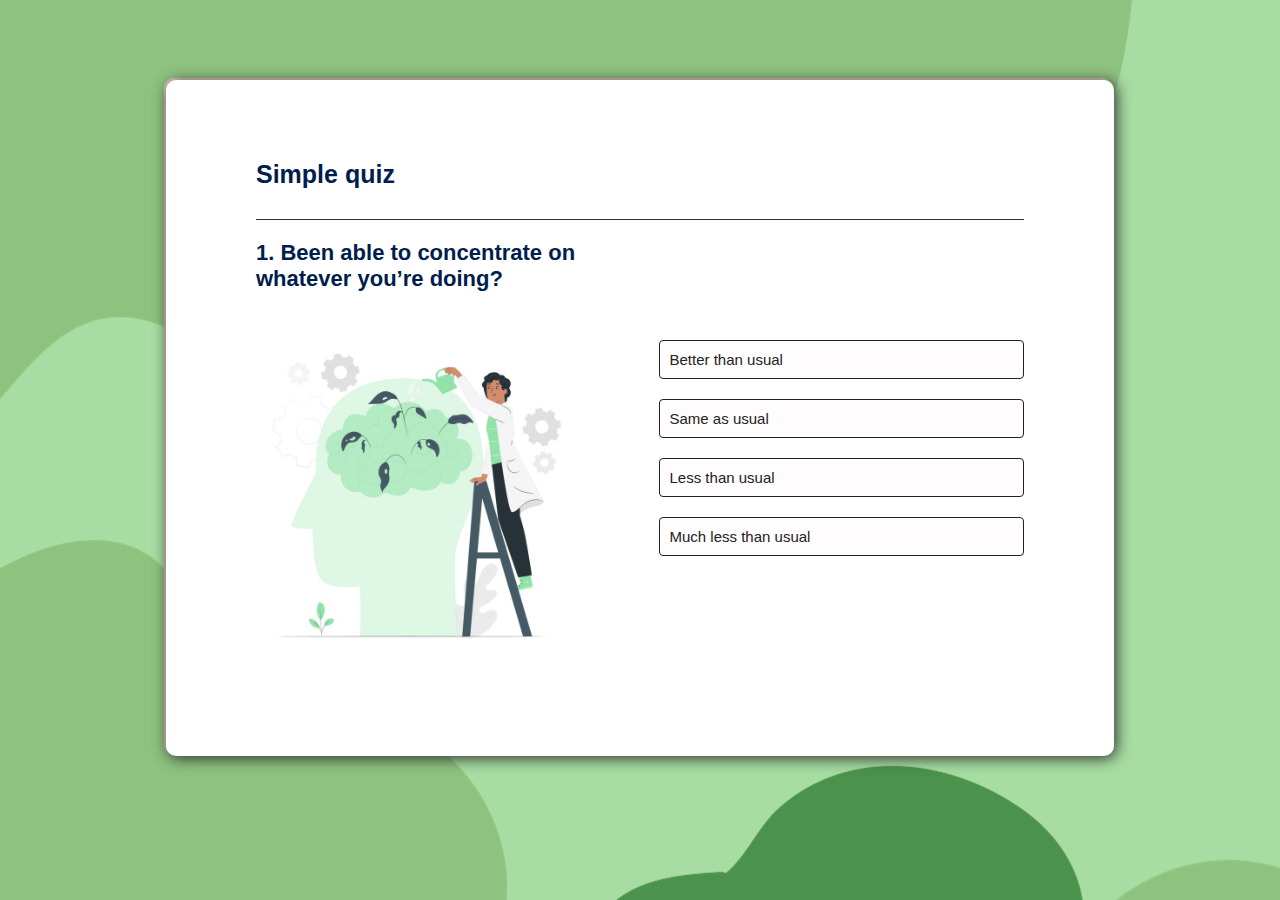
<file: mern/public/quiz/quiz.html>
<!DOCTYPE html>
<html lang="en">
<head>
    <meta charset="UTF-8">
    <meta name="viewport" content="width=device-width, initial-scale=1.0">
    <link href="./style.css" rel="stylesheet">
    <title>Document</title>
</head>
<body>
    <div class="app">
        <h1 class="abc">Simple quiz</h1>
        <div class="quiz">
            <div class="container">
                <div class="up"> <h2 id="question">Question goes here</h2>
                <img src="./photos/green doctor.jfif" alt="abc"></div>
           
                <div id="answer-buttons">
                    <button class="btn">Answer 1</button>
                    <button class="btn">Answer 2</button>
                    <button class="btn">Answer 3</button>
                    <button class="btn">Answer 4</button>
                </div>
            </div>
          <button id="next-btn">Next</button>
        </div>
    </div>
    <script src="./script.js"></script>
</body>
</html>
</file>
<file: mern/public/quiz/style.css>
*{
    margin: 0;
    padding:0;
    font-family: 'Poppins' , sans-serif;
    /* box-sizing:border-box; */

}
body{
    background:url(./photos/Light\ Green\ Brown\ Hand\ Drawn\ Fairy\ Tale\ Theme\ Easel\ Activity\ Background\ \(1\).png);
    height: 90vh;
}
.container{
    display: flex;
    flex-direction: row;
    gap:20px;

}
.up img{
    margin-top:40px ;
    height: 320px;
}
#answer-buttons{
    padding: 90px 0;
}
.app{
    background: #fff;
    box-shadow: 2px 2px 15px 0 rgb(43, 41, 41), -2px -2px 1px 0 rgb(231, 204, 204);
    width: 60%;
    max-width: 95vh;
    /* border: 10px solid peachpuff ; */
    margin: 80px auto ;
    border-radius: 10px;
    padding: 80px 90px;
}
.app h1{
    font-size: 25px;
    color: #001e4d;
    font-weight: 600;
    border-bottom:1px solid #333;
    padding-bottom:30px;
}
.abc{
    font-size: 30px;
}
.quiz{
    padding: 20px 0;
}
.quiz h2{
    font-size: 18px;
    color:#001e4d;
    font-weight: 600;

}
#question{
    font-size: 22px;
}
.btn{
    background: #fefcfc;
    color: #222;
    font-weight: 500;
    font-size: 15px;
    width: 100%;
    border: 1px solid #222;
    padding: 10px;
    margin:10px 0;
    text-align: left;
    border-radius: 4px;
    cursor: pointer;
    transition: all 0.3s;
}
.btn:hover:not[disabled]{
    background: #222;
    color:#fff;
}
.btn:disabled{
    cursor:no-drop;
}
#next-btn{
    background:  #001e4d;
    color:#fff;
    font-weight: 500;
    width: 150px;
    border:0;
    padding: 10px;
    margin:20px auto 0;
    border-radius: 4px;
    cursor:pointer;
    display:none;
}
.correct{
    background: #9aeabc;
}
.incorrect{
    background:#ff9393 ;
}
</file>
